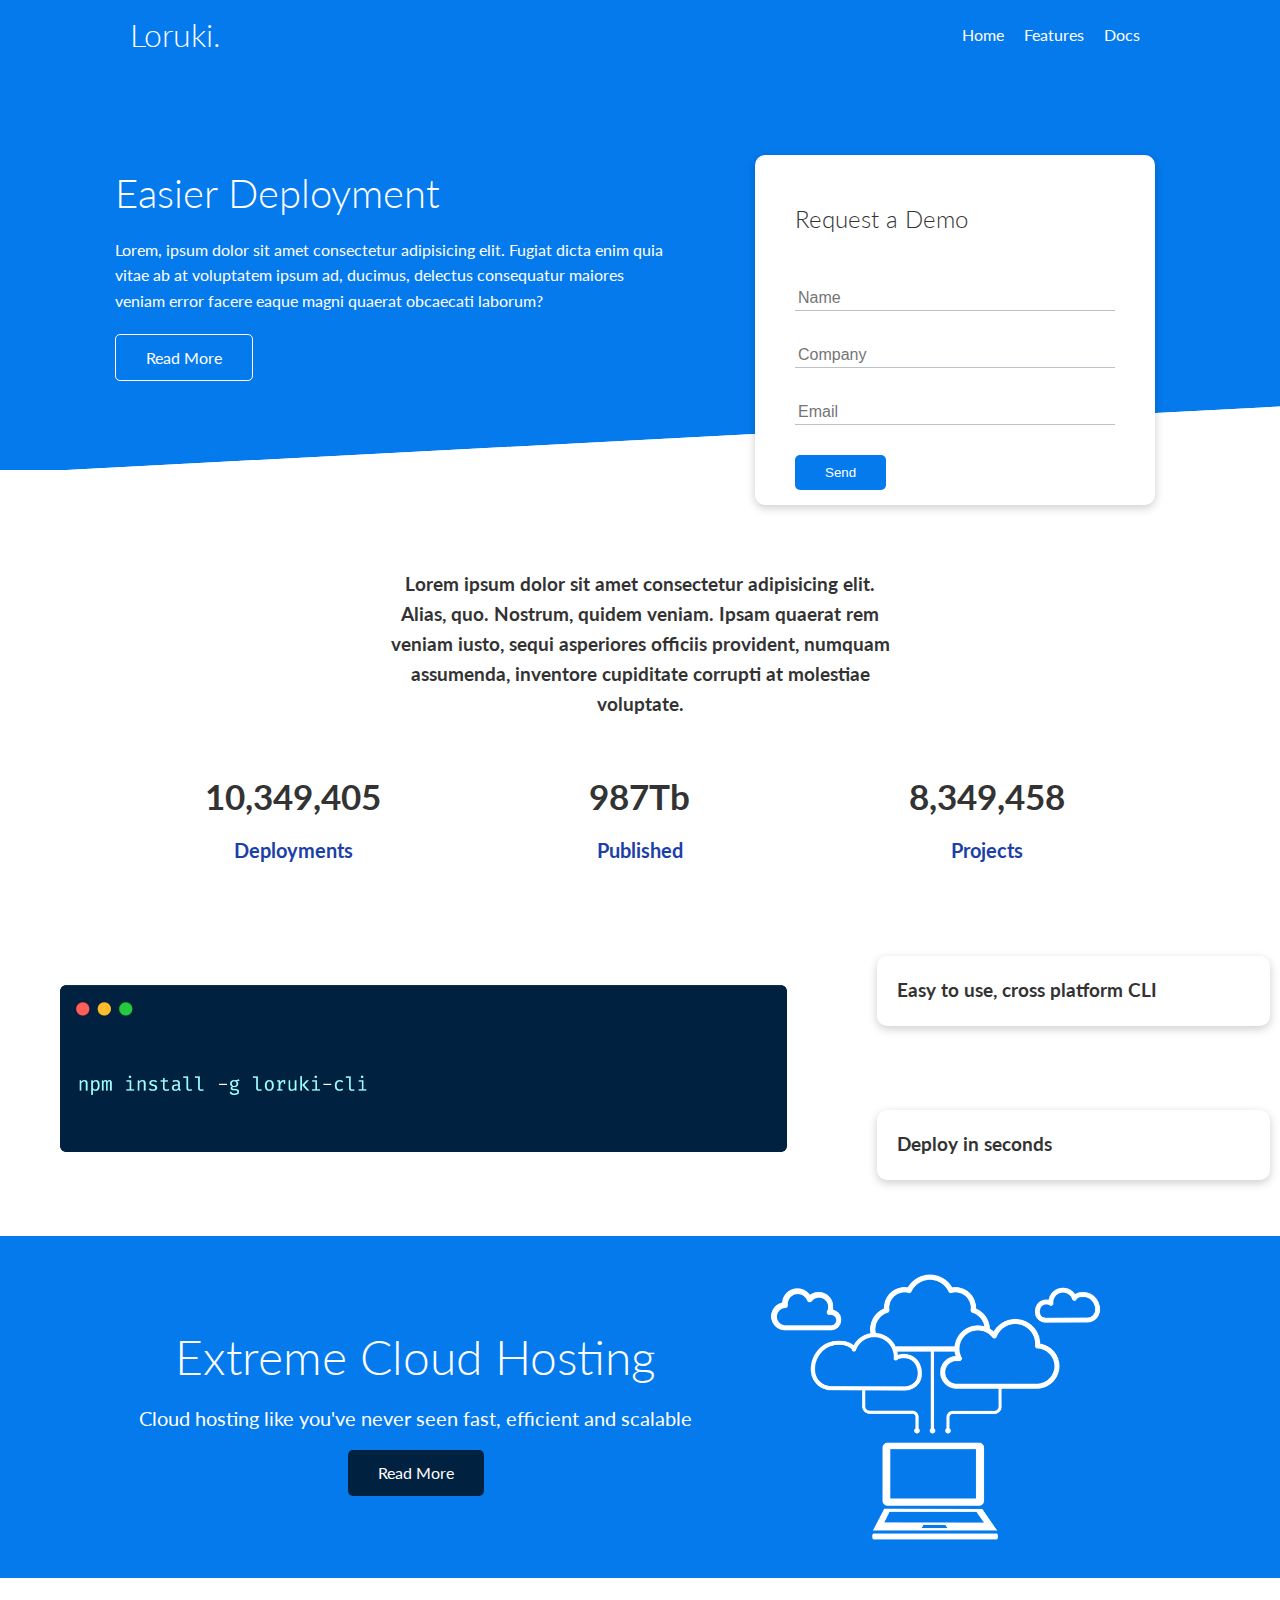
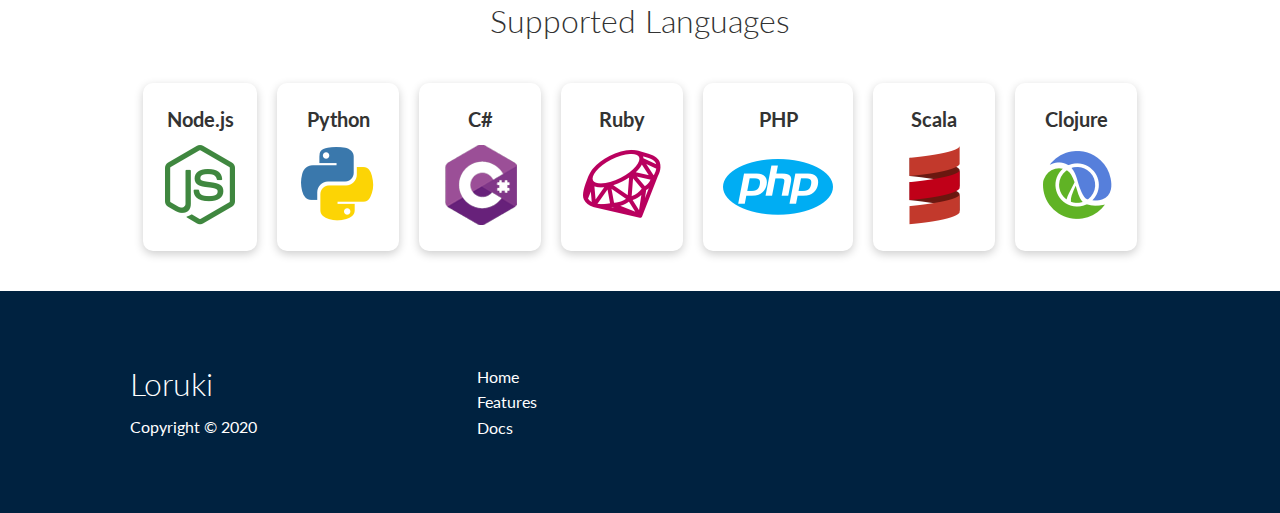
<file: index.html>
<!DOCTYPE html>
<html lang="en">
  <head>
    <meta charset="UTF-8" />
    <meta http-equiv="X-UA-Compatible" content="IE=edge" />
    <meta name="viewport" content="width=device-width, initial-scale=1.0" />
    <link rel="stylesheet" href="utilities.css" />
    <link rel="stylesheet" href="style.css" />
    <link
      rel="stylesheet"
      href="https://cdnjs.cloudflare.com/ajax/libs/font-awesome/5.15.1/css/all.min.css"
      integrity="sha512-+4zCK9k+qNFUR5X+cKL9EIR+ZOhtIloNl9GIKS57V1MyNsYpYcUrUeQc9vNfzsWfV28IaLL3i96P9sdNyeRssA=="
      crossorigin="anonymous"
      referrerpolicy="no-referrer"
    />
    <title>Loruki | Cloud Hosting for Everyone</title>
  </head>
  <body>
    <div class="navbar">
      <div class="container flex">
        <h1 class="logo">Loruki.</h1>
        <nav>
          <ul>
            <li><a href="index.html">Home</a></li>
            <li><a href="features.html">Features</a></li>
            <li><a href="docs.html">Docs</a></li>
          </ul>
        </nav>
      </div>
    </div>
    <!-- Showcase -->
    <section class="showcase">
      <div class="container grid">
        <div class="showcase-text">
          <h1>Easier Deployment</h1>
          <p>
            Lorem, ipsum dolor sit amet consectetur adipisicing elit. Fugiat
            dicta enim quia vitae ab at voluptatem ipsum ad, ducimus, delectus
            consequatur maiores veniam error facere eaque magni quaerat
            obcaecati laborum?
          </p>
          <a href="features.html" class="btn btn-outline">Read More</a>
        </div>
        <div class="showcase-form card">
          <h2>Request a Demo</h2>
          <form
            name="contact"
            method="POST"
            netlify-honeypot="bot-field"
            data-netlify="true"
          >
            <input type="hidden" name="form-name" value="contact" />
            <p class="hidden">
              <label>
                Don’t fill this out if you’re human: <input name="bot-field" />
              </label>
            </p>

            <div class="form-control">
              <input type="text" name="name" placeholder="Name" required />
            </div>
            <div class="form-control">
              <input
                type="text"
                name="company"
                placeholder="Company"
                required
              />
            </div>
            <div class="form-control">
              <input type="text" name="email" placeholder="Email" required />
            </div>
            <input type="submit" value="Send" class="btn btn-primary" />
          </form>
        </div>
      </div>
    </section>
    <!-- stats -->
    <section class="stats">
      <div class="container">
        <h3 class="stats-heading text-center my-1">
          Lorem ipsum dolor sit amet consectetur adipisicing elit. Alias, quo.
          Nostrum, quidem veniam. Ipsam quaerat rem veniam iusto, sequi
          asperiores officiis provident, numquam assumenda, inventore cupiditate
          corrupti at molestiae voluptate.
        </h3>
        <div class="grid grid3 text-center my-4">
          <div>
            <i class="fas fa-server fa-3x"></i>
            <h3>10,349,405</h3>
            <p class="text-secondary">Deployments</p>
          </div>
          <div>
            <i class="fas fa-upload fa-3x"></i>
            <h3>987Tb</h3>
            <p class="text-secondary">Published</p>
          </div>
          <div>
            <i class="fas fa-project-diagram fa-3x"></i>
            <h3>8,349,458</h3>
            <p class="text-secondary">Projects</p>
          </div>
        </div>
      </div>
    </section>
    <!-- CLI -->
    <section class="cli">
      <div class="containr grid">
        <img src="./images/cli.png" alt="" />
        <div class="card">
          <h3>Easy to use, cross platform CLI</h3>
        </div>
        <div class="card">
          <h3>Deploy in seconds</h3>
        </div>
      </div>
    </section>

    <!-- Cloud -->
    <section class="cloud bg-primary my-2 py-2">
      <div class="container grid">
        <div class="text-center">
          <h2 class="lg">Extreme Cloud Hosting</h2>
          <p class="lead my-1">
            Cloud hosting like you've never seen fast, efficient and scalable
          </p>
          <a href="features.html" class="btn btn-dark">Read More</a>
        </div>
        <img src="./images/cloud.png" alt="" />
      </div>
    </section>
    <section class="languages">
      <h2 class="md text-center my-2">Supported Languages</h2>
      <div class="container flex">
        <div class="card">
          <h4>Node.js</h4>
          <img src="./images/logos/node.png" alt="" />
        </div>
        <div class="card">
          <h4>Python</h4>
          <img src="./images/logos/python.png" alt="" />
        </div>
        <div class="card">
          <h4>C#</h4>
          <img src="./images/logos/csharp.png" alt="" />
        </div>
        <div class="card">
          <h4>Ruby</h4>
          <img src="./images/logos/ruby.png" alt="" />
        </div>
        <div class="card">
          <h4>PHP</h4>
          <img src="./images/logos/php.png" alt="" />
        </div>
        <div class="card">
          <h4>Scala</h4>
          <img src="./images/logos/scala.png" alt="" />
        </div>
        <div class="card">
          <h4>Clojure</h4>
          <img src="./images/logos/clojure.png" alt="" />
        </div>
      </div>
    </section>
    <!-- Footer -->
    <footer class="footer bg-dark py-5">
      <div class="container grid grid3">
        <div>
          <h1>Loruki</h1>
          <p>Copyright &copy; 2020</p>
        </div>
        <nav>
          <ul>
            <li><a href="index.html">Home</a></li>
            <li><a href="features.html">Features</a></li>
            <li><a href="docs.html">Docs</a></li>
          </ul>
        </nav>
        <div class="social">
          <a href="#"> <i class="fab fa-git fa-2x"></i></a>
          <a href="#"> <i class="fab fa-facebook fa-2x"></i></a>
          <a href="#"> <i class="fab fa-instagram fa-2x"></i></a>
          <a href="#"> <i class="fab fa-twitter fa-2x"></i></a>
        </div>
      </div>
    </footer>
  </body>
</html>
</file>
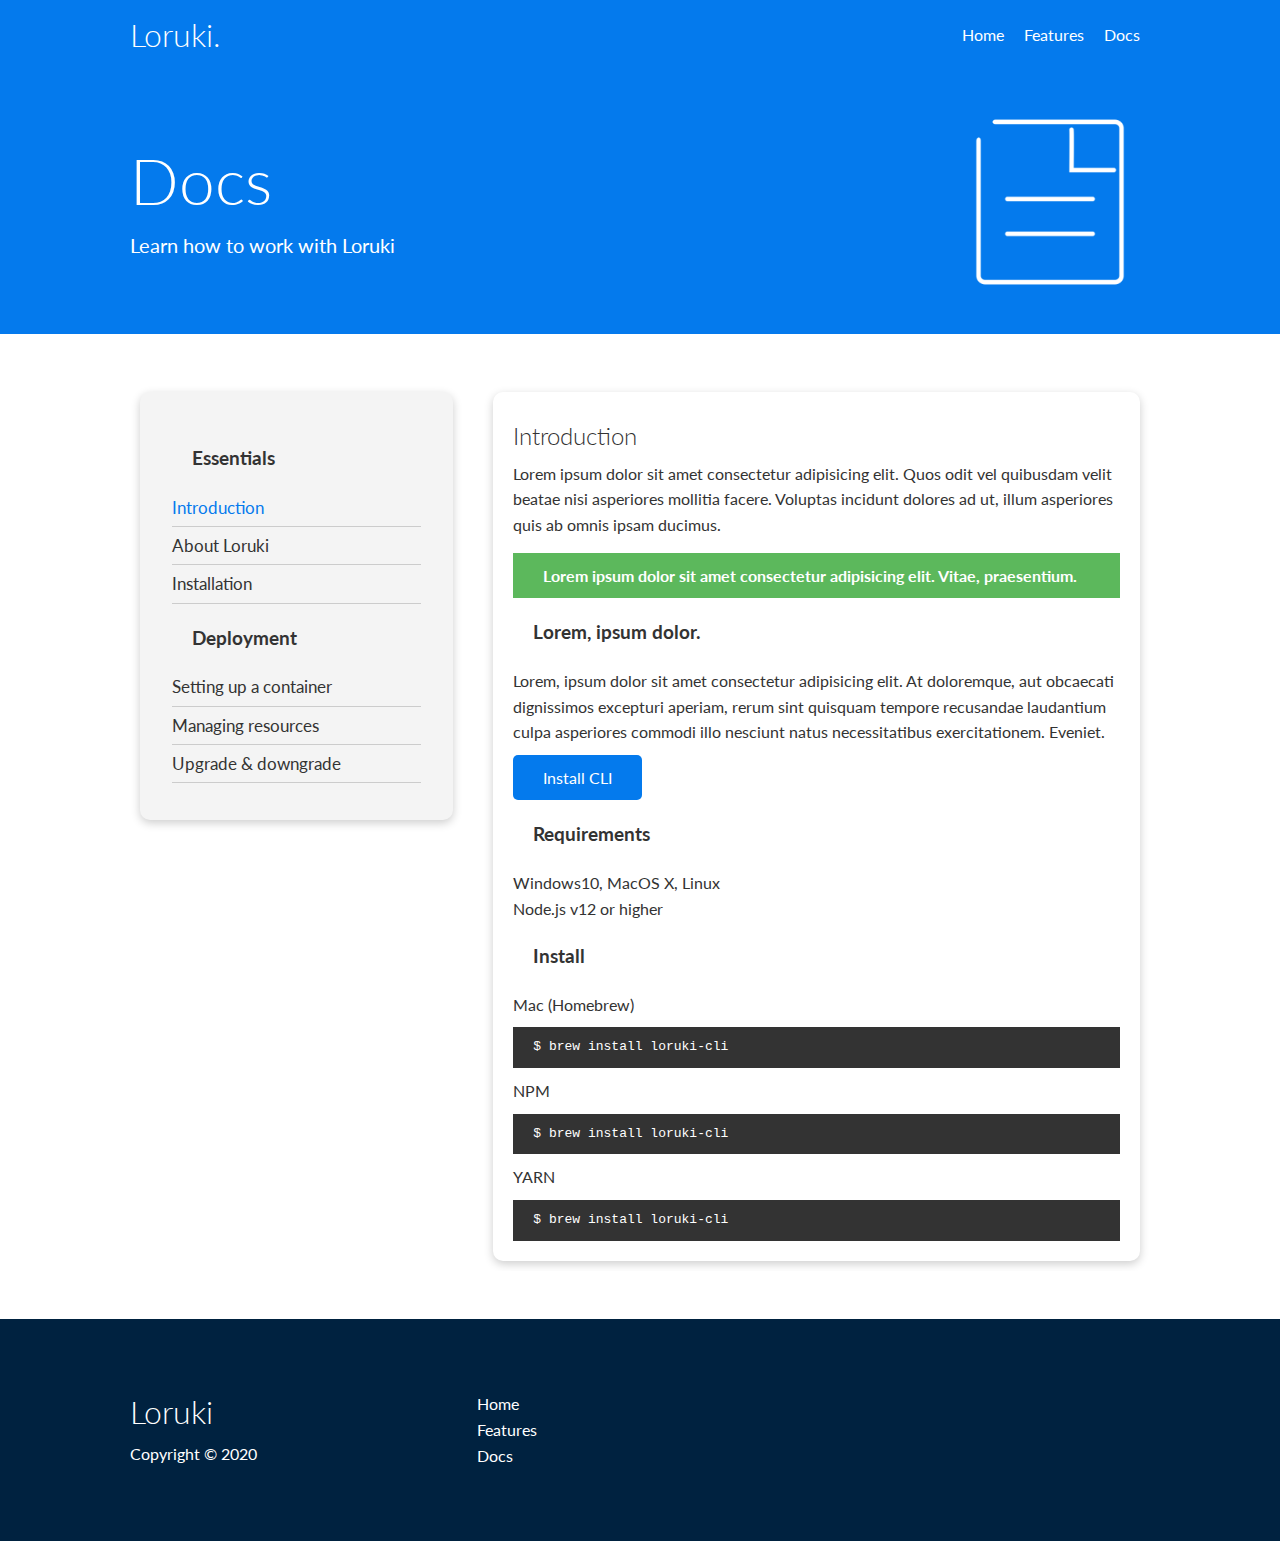
<file: docs.html>
<!DOCTYPE html>
<html lang="en">
  <head>
    <meta charset="UTF-8" />
    <meta http-equiv="X-UA-Compatible" content="IE=edge" />
    <meta name="viewport" content="width=device-width, initial-scale=1.0" />
    <link rel="stylesheet" href="utilities.css" />
    <link rel="stylesheet" href="style.css" />
    <link
      rel="stylesheet"
      href="https://cdnjs.cloudflare.com/ajax/libs/font-awesome/5.15.1/css/all.min.css"
      integrity="sha512-+4zCK9k+qNFUR5X+cKL9EIR+ZOhtIloNl9GIKS57V1MyNsYpYcUrUeQc9vNfzsWfV28IaLL3i96P9sdNyeRssA=="
      crossorigin="anonymous"
      referrerpolicy="no-referrer"
    />
    <title>Loruki | Cloud Hosting for Everyone</title>
  </head>
  <body>
    <div class="navbar">
      <div class="container flex">
        <h1 class="logo">Loruki.</h1>
        <nav>
          <ul>
            <li><a href="index.html">Home</a></li>
            <li><a href="features.html">Features</a></li>
            <li><a href="docs.html">Docs</a></li>
          </ul>
        </nav>
      </div>
    </div>
    <!-- Head -->
    <section class="docs-head bg-primary py-3">
      <div class="container grid">
        <div>
          <h1 class="xl">Docs</h1>
          <p class="lead">Learn how to work with Loruki</p>
        </div>
        <img src="./images/docs.png" alt="" />
      </div>
    </section>
    <section class="docs-main my-4">
      <div class="container grid">
        <div class="card bg-light p-3">
          <h3 class="my-2">Essentials</h3>
          <nav>
            <ul>
              <li><a href="#" class="text-primary">Introduction</a></li>
              <li><a href="#">About Loruki</a></li>
              <li><a href="#">Installation</a></li>
            </ul>
          </nav>
          <h3 class="my-2">Deployment</h3>
          <nav>
            <ul>
              <li><a href="#">Setting up a container</a></li>
              <li><a href="#">Managing resources</a></li>
              <li><a href="#">Upgrade & downgrade</a></li>
            </ul>
          </nav>
        </div>
        <div class="card">
          <h2>Introduction</h2>
          <p>
            Lorem ipsum dolor sit amet consectetur adipisicing elit. Quos odit
            vel quibusdam velit beatae nisi asperiores mollitia facere. Voluptas
            incidunt dolores ad ut, illum asperiores quis ab omnis ipsam
            ducimus.
          </p>
          <div class="alert alert-success">
            <i class="fas fa-info"></i>

            Lorem ipsum dolor sit amet consectetur adipisicing elit. Vitae,
            praesentium.
          </div>
          <h3>Lorem, ipsum dolor.</h3>
          <p>
            Lorem, ipsum dolor sit amet consectetur adipisicing elit. At
            doloremque, aut obcaecati dignissimos excepturi aperiam, rerum sint
            quisquam tempore recusandae laudantium culpa asperiores commodi illo
            nesciunt natus necessitatibus exercitationem. Eveniet.
          </p>
          <a href="#" class="btn btn-primary">Install CLI</a>

          <h3>Requirements</h3>
          <ul>
            <li>Windows10, MacOS X, Linux</li>
            <li>Node.js v12 or higher</li>
          </ul>
          <h3>Install</h3>
          <p>Mac (Homebrew)</p>
          <pre><code>$ brew install loruki-cli</code></pre>
          <p>NPM</p>
          <pre><code>$ brew install loruki-cli</code></pre>
          <p>YARN</p>
          <pre><code>$ brew install loruki-cli</code></pre>
        </div>
      </div>
    </section>
    <!-- Footer -->
    <footer class="footer bg-dark py-5">
      <div class="container grid grid3">
        <div>
          <h1>Loruki</h1>
          <p>Copyright &copy; 2020</p>
        </div>
        <nav>
          <ul>
            <li><a href="index.html">Home</a></li>
            <li><a href="features.html">Features</a></li>
            <li><a href="docs.html">Docs</a></li>
          </ul>
        </nav>
        <div class="social">
          <a href="#"> <i class="fab fa-git fa-2x"></i></a>
          <a href="#"> <i class="fab fa-facebook fa-2x"></i></a>
          <a href="#"> <i class="fab fa-instagram fa-2x"></i></a>
          <a href="#"> <i class="fab fa-twitter fa-2x"></i></a>
        </div>
      </div>
    </footer>
  </body>
</html>
</file>
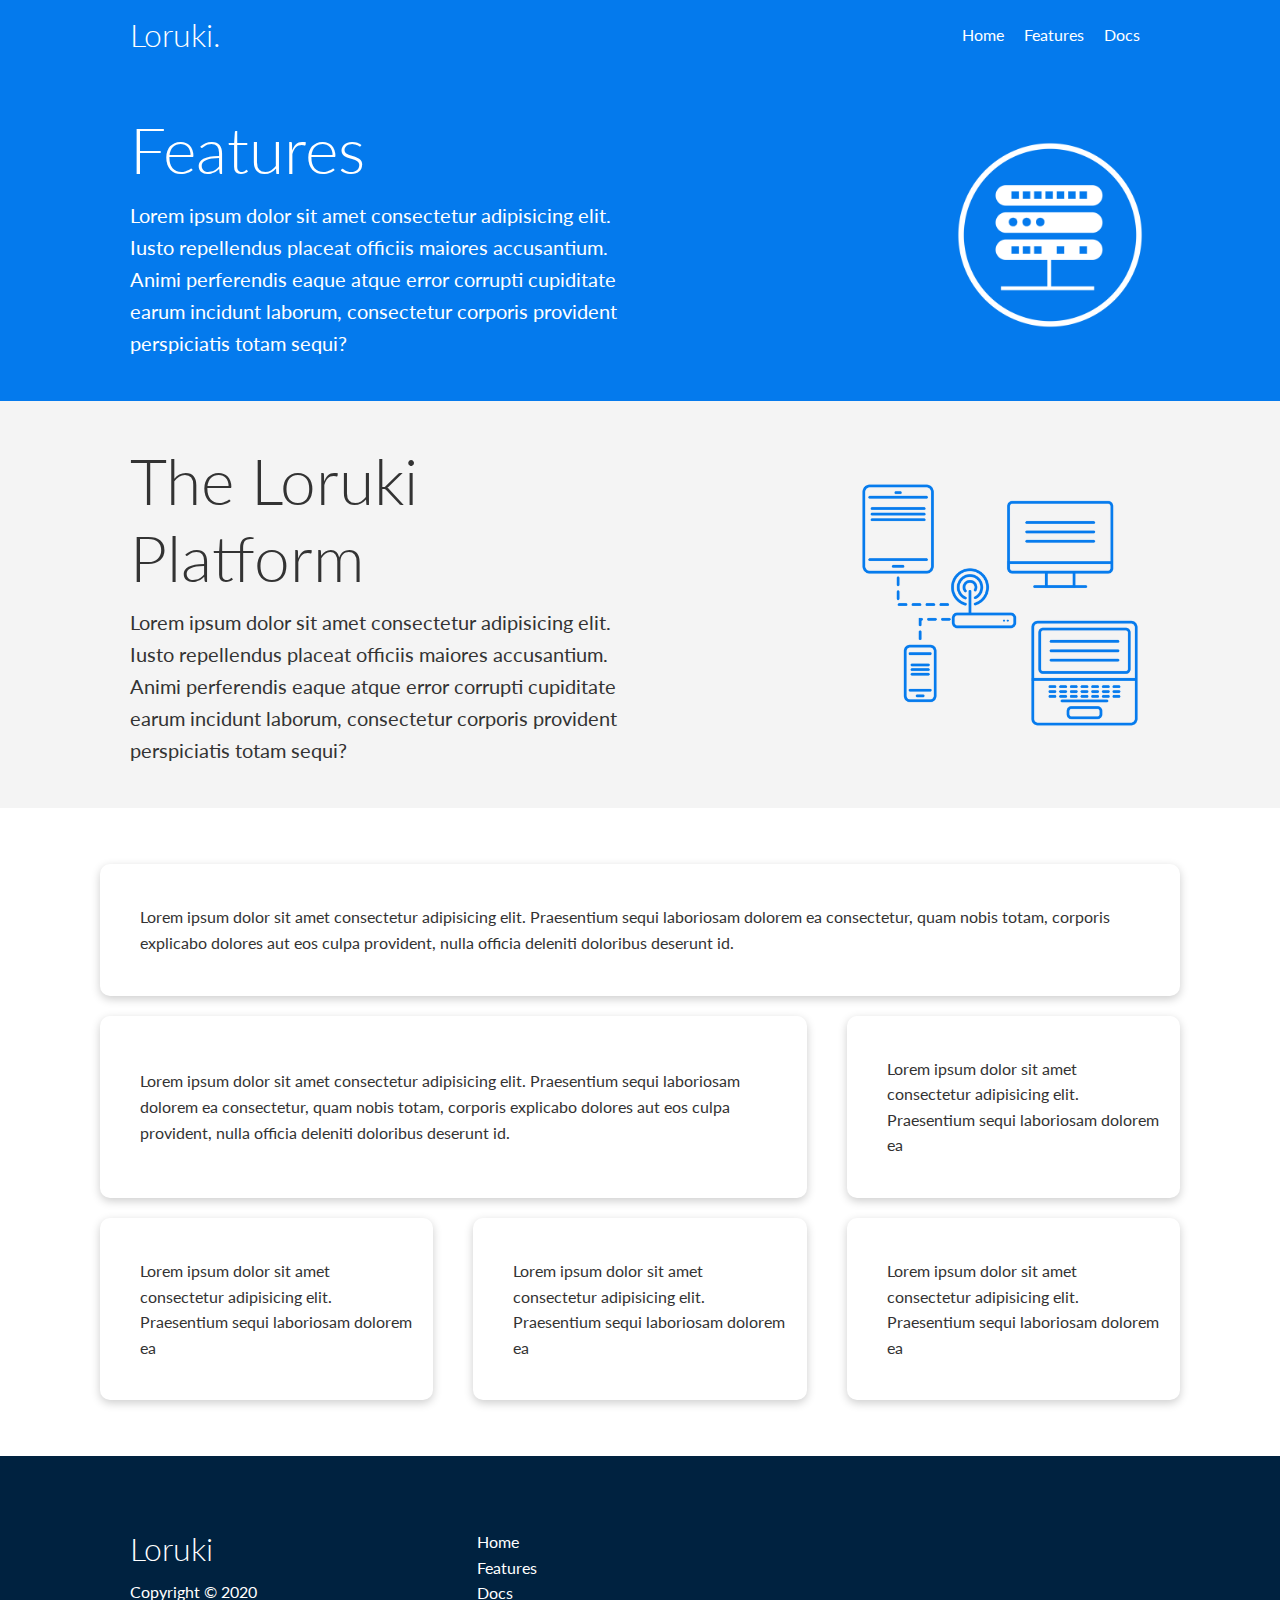
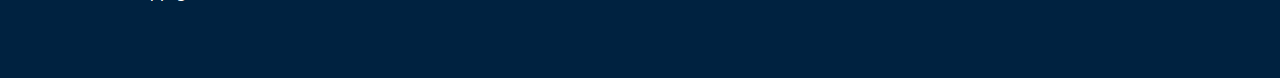
<file: features.html>
<!DOCTYPE html>
<html lang="en">
  <head>
    <meta charset="UTF-8" />
    <meta http-equiv="X-UA-Compatible" content="IE=edge" />
    <meta name="viewport" content="width=device-width, initial-scale=1.0" />
    <link rel="stylesheet" href="utilities.css" />
    <link rel="stylesheet" href="style.css" />
    <link
      rel="stylesheet"
      href="https://cdnjs.cloudflare.com/ajax/libs/font-awesome/5.15.1/css/all.min.css"
      integrity="sha512-+4zCK9k+qNFUR5X+cKL9EIR+ZOhtIloNl9GIKS57V1MyNsYpYcUrUeQc9vNfzsWfV28IaLL3i96P9sdNyeRssA=="
      crossorigin="anonymous"
      referrerpolicy="no-referrer"
    />
    <title>Loruki | Cloud Hosting for Everyone</title>
  </head>
  <body>
    <div class="navbar">
      <div class="container flex">
        <h1 class="logo">Loruki.</h1>
        <nav>
          <ul>
            <li><a href="index.html">Home</a></li>
            <li><a href="features.html">Features</a></li>
            <li><a href="docs.html">Docs</a></li>
          </ul>
        </nav>
      </div>
    </div>
    <!-- Head -->
    <section class="features-head bg-primary py-3">
      <div class="container grid">
        <div>
          <h1 class="xl">Features</h1>
          <p class="lead">
            Lorem ipsum dolor sit amet consectetur adipisicing elit. Iusto
            repellendus placeat officiis maiores accusantium. Animi perferendis
            eaque atque error corrupti cupiditate earum incidunt laborum,
            consectetur corporis provident perspiciatis totam sequi?
          </p>
        </div>
        <img src="./images/server.png" alt="" />
      </div>
    </section>
    <!-- sub head -->
    <section class="features-sub-head bg-light py-3">
      <div class="container grid">
        <div>
          <h1 class="xl">The Loruki Platform</h1>
          <p class="lead">
            Lorem ipsum dolor sit amet consectetur adipisicing elit. Iusto
            repellendus placeat officiis maiores accusantium. Animi perferendis
            eaque atque error corrupti cupiditate earum incidunt laborum,
            consectetur corporis provident perspiciatis totam sequi?
          </p>
        </div>
        <img src="./images/server2.png" alt="" />
      </div>
    </section>
    <section class="features-main my-3">
      <div class="container grid grid3 py-2">
        <div class="card flex" id="box1">
          <i class="fas fa-server fa-3x"></i>
          <p>
            Lorem ipsum dolor sit amet consectetur adipisicing elit. Praesentium
            sequi laboriosam dolorem ea consectetur, quam nobis totam, corporis
            explicabo dolores aut eos culpa provident, nulla officia deleniti
            doloribus deserunt id.
          </p>
        </div>
        <div class="card flex" id="box2">
          <i class="fas fa-server fa-3x"></i>
          <p>
            Lorem ipsum dolor sit amet consectetur adipisicing elit. Praesentium
            sequi laboriosam dolorem ea consectetur, quam nobis totam, corporis
            explicabo dolores aut eos culpa provident, nulla officia deleniti
            doloribus deserunt id.
          </p>
        </div>
        <div class="card flex">
          <i class="fas fa-server fa-3x"></i>
          <p>
            Lorem ipsum dolor sit amet consectetur adipisicing elit. Praesentium
            sequi laboriosam dolorem ea
          </p>
        </div>
        <div class="card flex">
          <i class="fas fa-server fa-3x"></i>
          <p>
            Lorem ipsum dolor sit amet consectetur adipisicing elit. Praesentium
            sequi laboriosam dolorem ea
          </p>
        </div>
        <div class="card flex">
          <i class="fas fa-server fa-3x"></i>
          <p>
            Lorem ipsum dolor sit amet consectetur adipisicing elit. Praesentium
            sequi laboriosam dolorem ea
          </p>
        </div>
        <div class="card flex">
          <i class="fas fa-server fa-3x"></i>
          <p>
            Lorem ipsum dolor sit amet consectetur adipisicing elit. Praesentium
            sequi laboriosam dolorem ea
          </p>
        </div>
      </div>
    </section>
    <!-- Footer -->
    <footer class="footer bg-dark py-5">
      <div class="container grid grid3">
        <div>
          <h1>Loruki</h1>
          <p>Copyright &copy; 2020</p>
        </div>
        <nav>
          <ul>
            <li><a href="index.html">Home</a></li>
            <li><a href="features.html">Features</a></li>
            <li><a href="docs.html">Docs</a></li>
          </ul>
        </nav>
        <div class="social">
          <a href="#"> <i class="fab fa-git fa-2x"></i></a>
          <a href="#"> <i class="fab fa-facebook fa-2x"></i></a>
          <a href="#"> <i class="fab fa-instagram fa-2x"></i></a>
          <a href="#"> <i class="fab fa-twitter fa-2x"></i></a>
        </div>
      </div>
    </footer>
  </body>
</html>
</file>
<file: utilities.css>
/* Utilities */
.container {
  max-width: 1100px;
  margin: 0 auto;
  overflow: auto;
  padding: 0 40px;
}

.alert {
  background-color: var(--light-color);
  padding: 10px 20px;
  font-weight: bold;
  margin: 15px 0;
}

.alert i {
  margin-right: 10px;
}

.alert-success {
  background-color: var(--success-color);
  color: #fff;
}
.alert-error {
  background-color: var(--error-color);
  color: #fff;
}

.flex {
  display: flex;
  align-items: center;
  height: 100%;
}

.grid {
  display: grid;
  grid-template-columns: repeat(2, 1fr);
  gap: 20px;
  justify-content: center;
  align-items: center;
  height: 100%;
}

.grid3 {
  grid-template-columns: repeat(3, 1fr);
}

.card {
  color: #333;
  background-color: #fff;
  border-radius: 10px;
  box-shadow: 0 3px 10px rgba(0, 0, 0, 0.2);
  padding: 20px;
  margin: 10px;
}

.btn {
  display: inline-block;
  padding: 10px 30px;
  cursor: pointer;
  background-color: var(--primary-color);
  color: #fff;
  border: none;
  border-radius: 5px;
}
.btn:hover {
  transform: scale(0.98);
}
.btn-outline {
  background-color: transparent;
  border: 1px solid #fff;
}

/* Backgrounds coloured buttons */
.bg-primary,
.btn-primary {
  background-color: var(--primary-color);
  color: #fff;
}
.bg-secondary,
.btn-secondary {
  background-color: var(--secondary-color);
  color: #fff;
}
.bg-light,
.btn-light {
  background-color: var(--light-color);
  color: #333;
}
.bg-dark,
.btn-dark {
  background-color: var(--dark-color);
  color: #fff;
}

.bg-primary a,
.btn-primary a,
.bg-secondary a,
.btn-secondary a,
.bg-dark a,
.btn-dark a {
  color: #fff;
}

/* text colors */
.text-primary {
  color: var(--primary-color);
}
.text-secondary {
  color: var(--secondary-color);
}
.text-light {
  color: var(--light-color);
}

/* text sizes */
.lead {
  font-size: 20px;
}

.sm {
  font-size: 1rem;
}

.md {
  font-size: 2rem;
}

.lg {
  font-size: 3rem;
}

.xl {
  font-size: 4rem;
}
.text-center {
  text-align: center;
}

/* padding */
.py-1 {
  padding: 1rem 0;
}
.py-2 {
  padding: 1.5rem 0;
}
.py-3 {
  padding: 2rem 0;
}

.py-4 {
  padding: 3rem 0;
}
.py-5 {
  padding: 4rem 0;
}
.p-1 {
  padding: 1rem;
}
.p-2 {
  padding: 1.5rem;
}
.p-3 {
  padding: 2rem;
}

.p-4 {
  padding: 3rem;
}
.p-5 {
  padding: 4rem;
}

/* margin */
.m-1 {
  margin: 1rem;
}
.m-2 {
  margin: 1.5rem;
}
.m-3 {
  margin: 2rem;
}

.m-4 {
  margin: 3rem;
}
.m-5 {
  margin: 4rem;
}

.my-1 {
  margin: 1rem 0;
}
.my-2 {
  margin: 1.5rem 0;
}
.my-3 {
  margin: 2rem 0;
}

.my-4 {
  margin: 3rem 0;
}
.my-5 {
  margin: 4rem 0;
}
</file>
<file: style.css>
@import url("https://fonts.googleapis.com/css2?family=Lato:wght@300&display=swap");

:root {
  --primary-color: #047aed;
  --secondary-color: #1c3fa8;
  --dark-color: #002240;
  --light-color: #f4f4f4;
  --success-color: #5cb85c;
  --error-color: #d9534f;
}
* {
  box-sizing: border-box;
  margin: 0;
  padding: 0;
}

body {
  font-family: "Lato", sans-serif;
  color: #333;
  line-height: 1.6;
}

ul {
  list-style: none;
}

a {
  text-decoration: none;
  color: #333;
}

h1,
h2 {
  font-weight: 300;
  line-height: 1.2;
  margin: 10px 0;
}
p {
  margin: 10px 0;
}
img {
  width: 100%;
}
code,
pre {
  background: #333;
  color: #fff;
  padding: 10px;
}

.hidden {
  visibility: hidden;
  height: 0;
}
/* Navbar */
.navbar {
  background-color: var(--primary-color);
  color: #fff;
  height: 70px;
}
.navbar .flex {
  justify-content: space-between;
}
.navbar ul {
  display: flex;
}

.navbar a {
  color: #fff;
  padding: 10px;
  margin: 0px;
}

.navbar a:hover {
  border-bottom: 2px #fff solid;
}

/* Showcase */
.showcase {
  height: 400px;
  background-color: var(--primary-color);
  color: #fff;
  position: relative;
}

.showcase::before,
.showcase::after {
  content: "";
  position: absolute;
  height: 100px;
  bottom: -70px;
  right: 0;
  left: 0;

  background: #fff;
  transform: skewY(-3deg);
  -webkit-transform: skewY(-3deg);
  -moz-transform: skewY(-3deg);
  -ms-transform: skewY(-3deg);
}

.showcase-form {
  position: relative;
  top: 60px;
  height: 350px;
  width: 400px;
  padding: 40px;
  z-index: 100;
  justify-self: flex-end;
}

.showcase-form .form-control {
  margin: 30px 0;
}

.showcase-form input[type="text"],
.showcase-form input[type="email"] {
  border: 0;
  border-bottom: 1px solid #bfbecb;
  width: 100%;
  padding: 3px;
  font-size: 16px;
}

.showcase-form input[type="text"],
.showcase-form input[type="email"] {
  outline: none;
}
.showcase .grid {
  grid-template-columns: 55% 45%;
  gap: 30px;
  overflow: visible;
}

.showcase-text {
  animation: slideInFromLeft 1s ease-in;
}

.showcase-form {
  animation: slideInFromRight 1s ease-in;
}
.showcase h1 {
  font-size: 40px;
}

.showcase p {
  margin: 20px 0;
}

/* stats */
.stats {
  padding-top: 100px;
  animation: slideInFromBottom 1s ease-in;
}

.stats-heading {
  max-width: 500px;
  margin: auto;
}

.stats .grid h3 {
  font-size: 35px;
}
.stats .grid p {
  font-size: 20px;
  font-weight: bold;
}

/* CLI */
.cli .grid {
  grid-template-columns: repeat(3, 1fr);
  grid-template-rows: repeat(2, 1fr);
}

.cli .grid > *:first-child {
  grid-column: 1 / span 2;
  grid-row: 1 / span 2;
}

/* Cloud */
.cloud .grid {
  grid-template-columns: 4fr 3fr;
}

/* Languages */
.languages .flex {
  flex-wrap: wrap;
  justify-content: center;
}
.languages .card {
  text-align: center;
  margin: 18px 10px 40px;
  transition: 0.2s ease-in;
}
.languages .card h4 {
  font-size: 20px;
  margin-bottom: 10px;
}
.languages .card:hover {
  transform: translateY(-15px);
}
/* Features */
.features-head img,
.docs-head img {
  width: 200px;
  justify-self: flex-end;
}
.features-sub-head img {
  width: 300px;
  justify-self: flex-end;
}
.features-main .card > i {
  margin-right: 20px;
}

#box1 {
  grid-column: 1 / span 3;
}
#box2 {
  grid-column: 1 / span 2;
}

/* Docs */
.docs-main h3 {
  margin: 20px;
}

.docs-main .grid {
  grid-template-columns: 1fr 2fr;
  align-items: flex-start;
}

.docs-main nav li {
  font-size: 17px;
  padding-bottom: 5px;
  margin-bottom: 5px;
  border-bottom: 1px #ccc solid;
}

.docs-main a:hover {
  font-weight: bold;
}

/* Footer */
.footer .social a {
  margin: 0 10px;
}

/* Animetions */
@keyframes slideInFromLeft {
  0% {
    transform: translateX(-100%);
  }
  100% {
    transform: translateX(0);
  }
}
@keyframes slideInFromRight {
  0% {
    transform: translateX(100%);
  }
  100% {
    transform: translateX(0);
  }
}
@keyframes slideInFromTop {
  0% {
    transform: translateY(-100%);
  }
  100% {
    transform: translateY(0);
  }
}
@keyframes slideInFromBottom {
  0% {
    transform: translateY(100%);
  }
  100% {
    transform: translateY(0);
  }
}

/* Tablets */

@media (max-width: 768px) {
  .grid,
  .showcase .grid,
  .stats .grid,
  .cli .grid,
  .cloud .grid,
  .features-main .grid,
  .docs-main .grid {
    grid-template-columns: 1fr;
    grid-template-rows: 1fr;
  }
  .showcase {
    height: auto;
  }

  .showcase-text {
    text-align: center;
    margin-top: 40px;
    animation: slideInFromTop 1s ease-in;
  }

  .showcase-form {
    justify-self: center;
    margin: auto;
    animation: slideInFromBottom 1s ease-in;
  }

  .cli .grid > *:first-child {
    grid-column: 1;
    grid-row: 1;
  }

  .features-head,
  .features-sub-head,
  .docs-head {
    text-align: center;
  }
  .features-head img,
  .features-sub-head img,
  .docs-head img {
    justify-self: center;
  }

  #box1,
  #box2 {
    grid-column: 1;
  }
}
/* Mobile */
@media (max-width: 500px) {
  .navbar {
    height: 110px;
  }
  .navbar .flex {
    flex-direction: column;
  }

  .navbar ul {
    padding: 10px;
    background-color: rgba(0, 0, 0, 0.1);
  }
}
</file>
